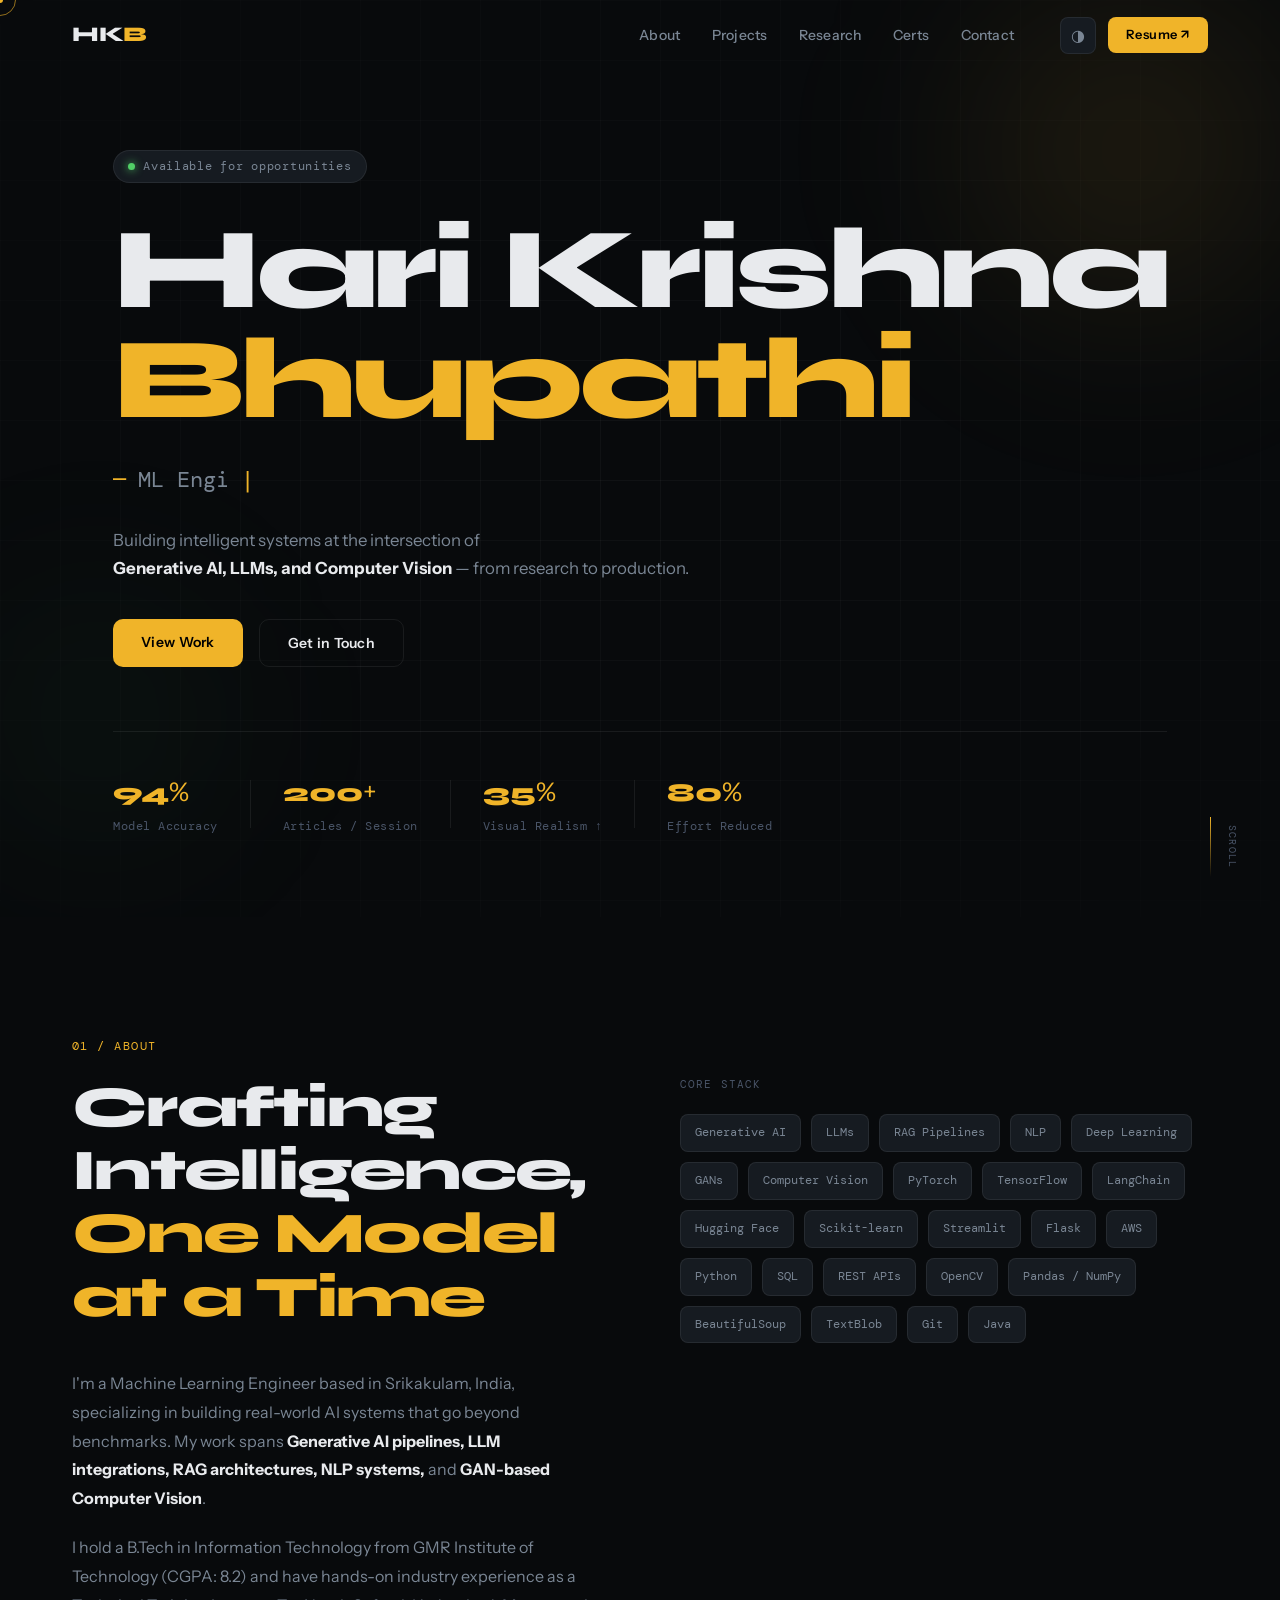
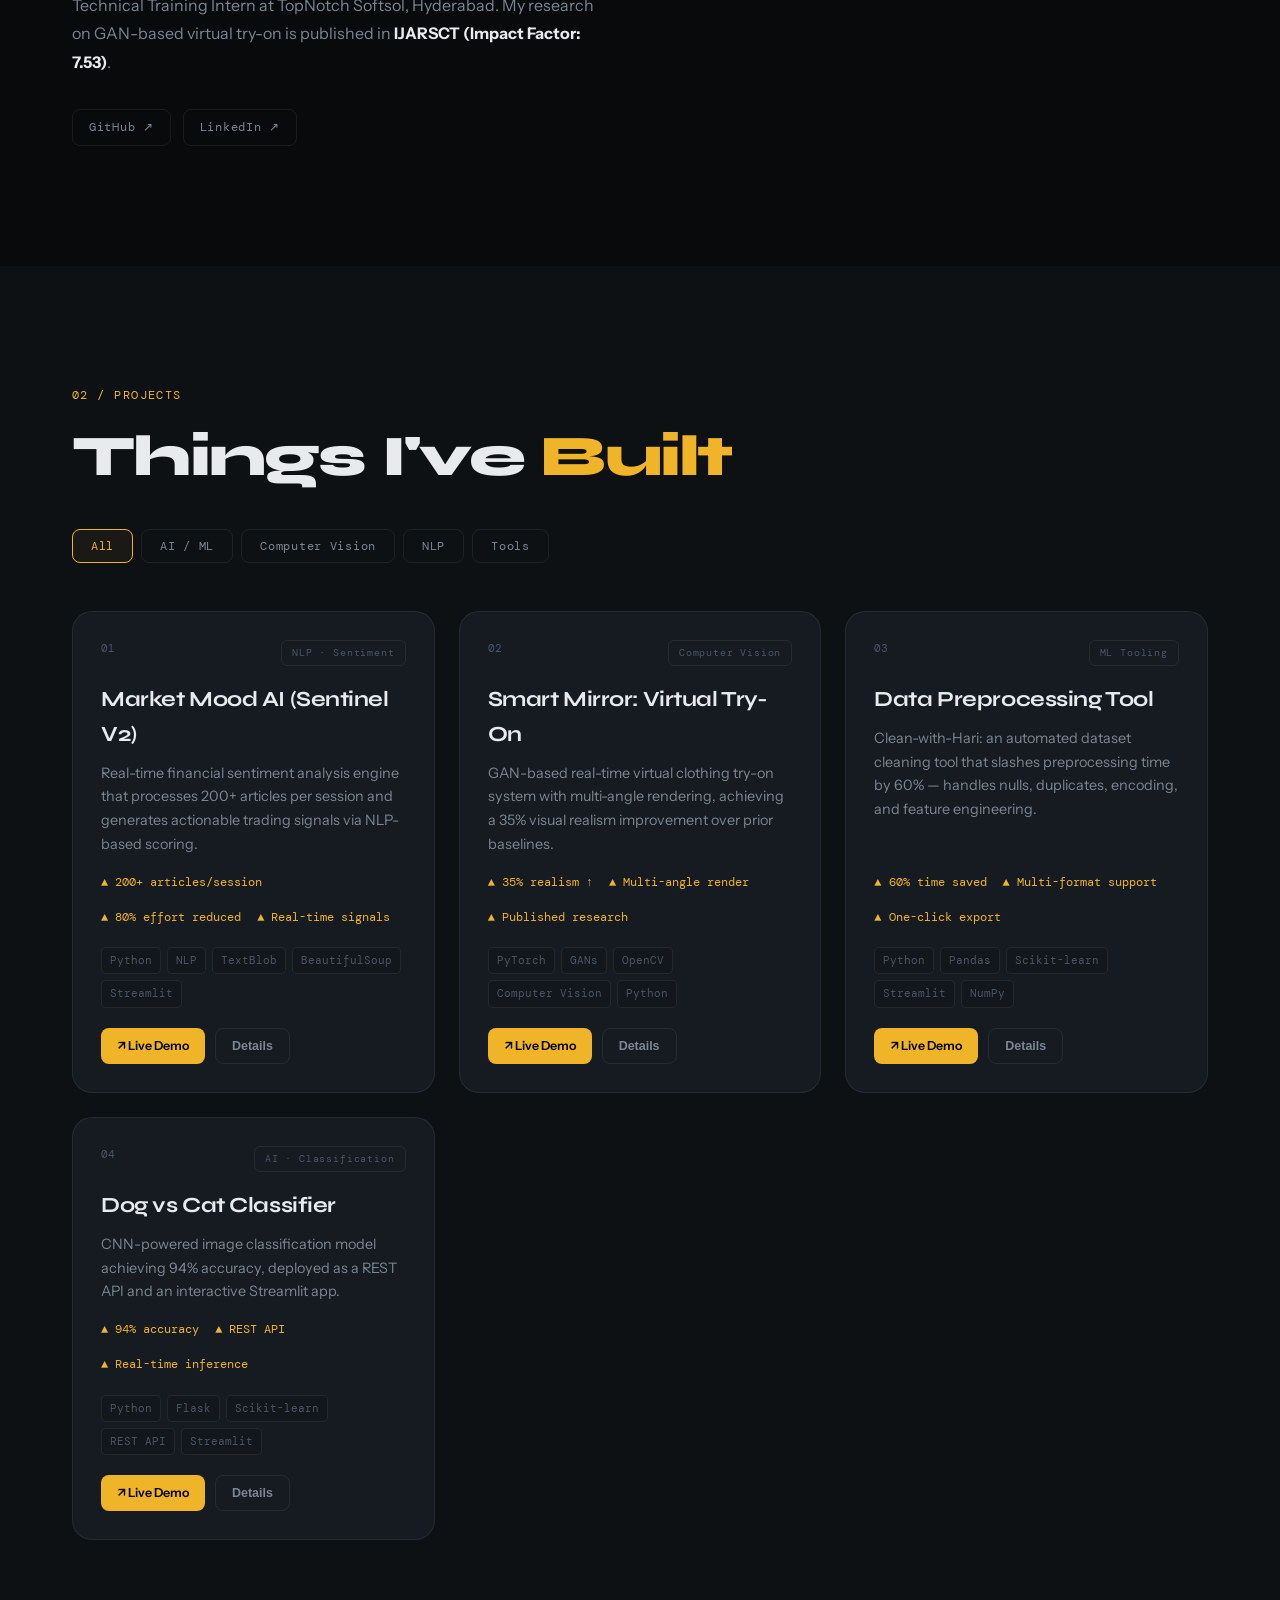
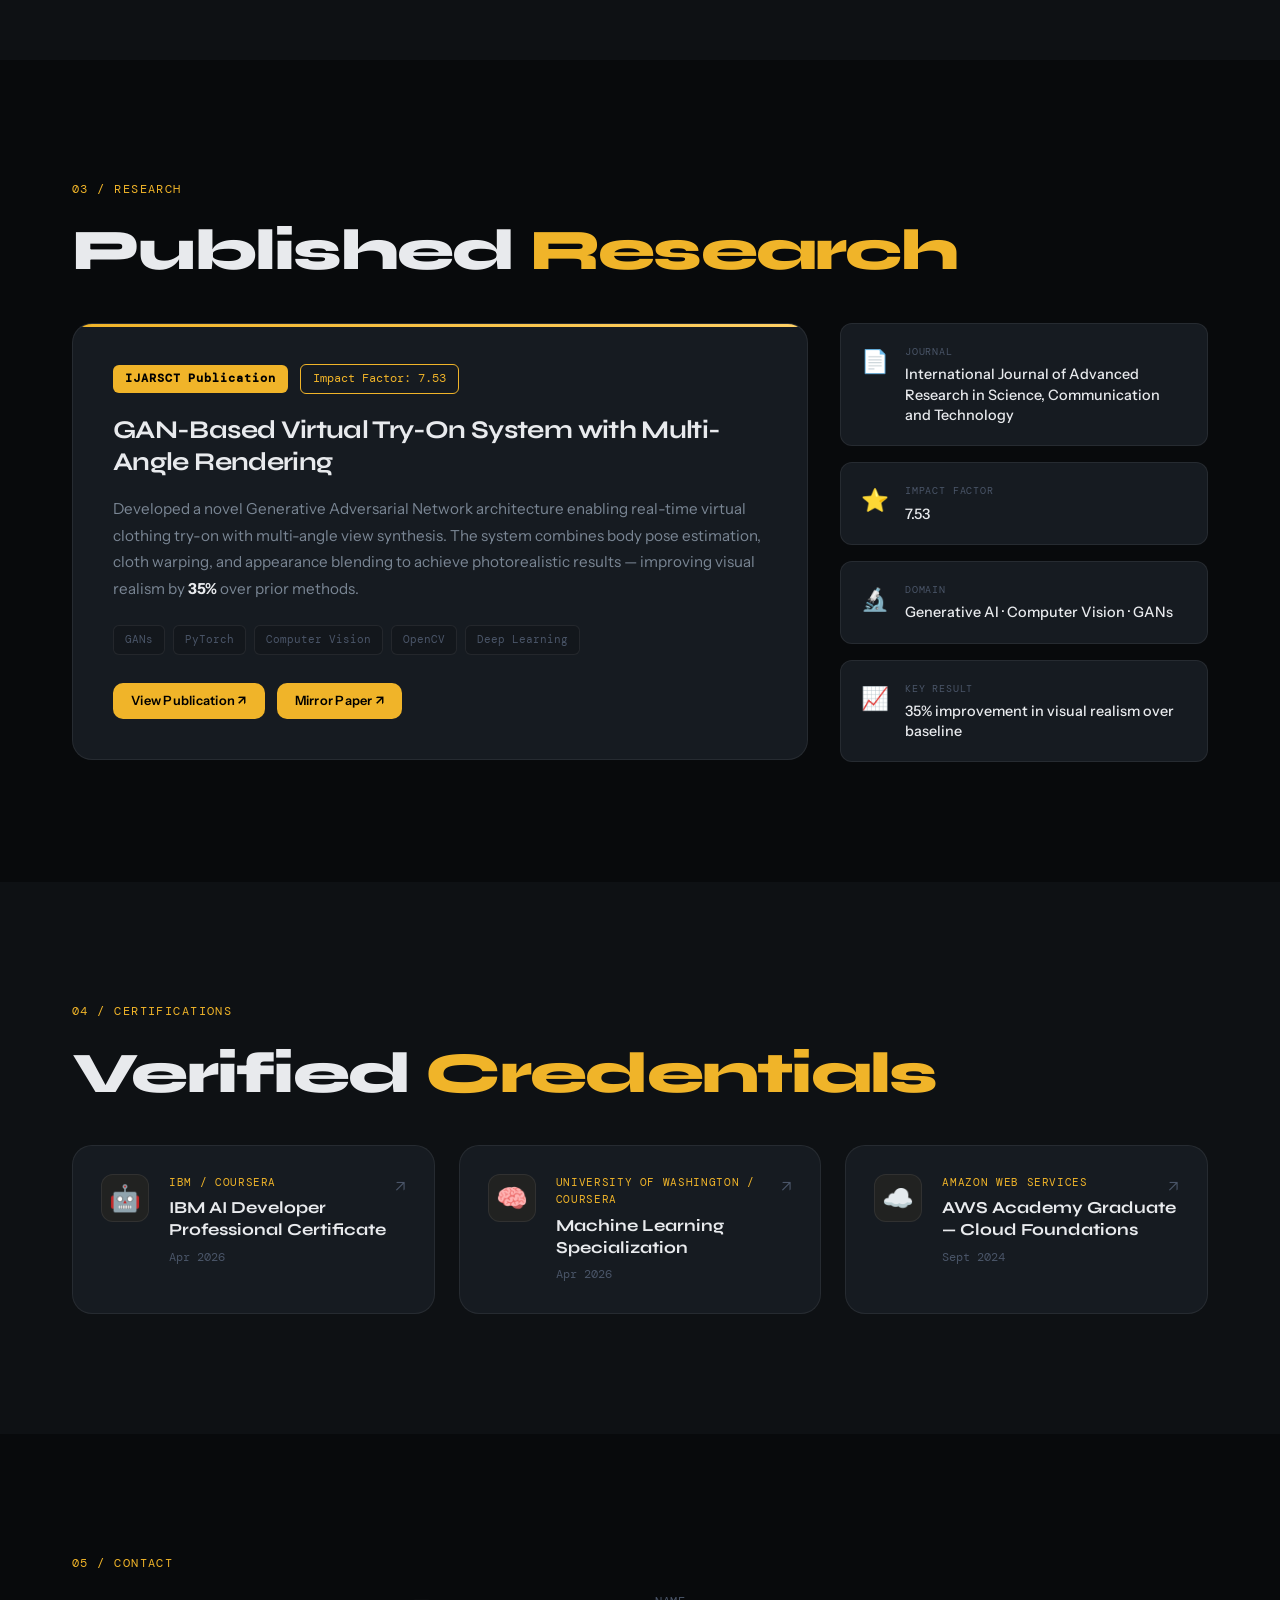
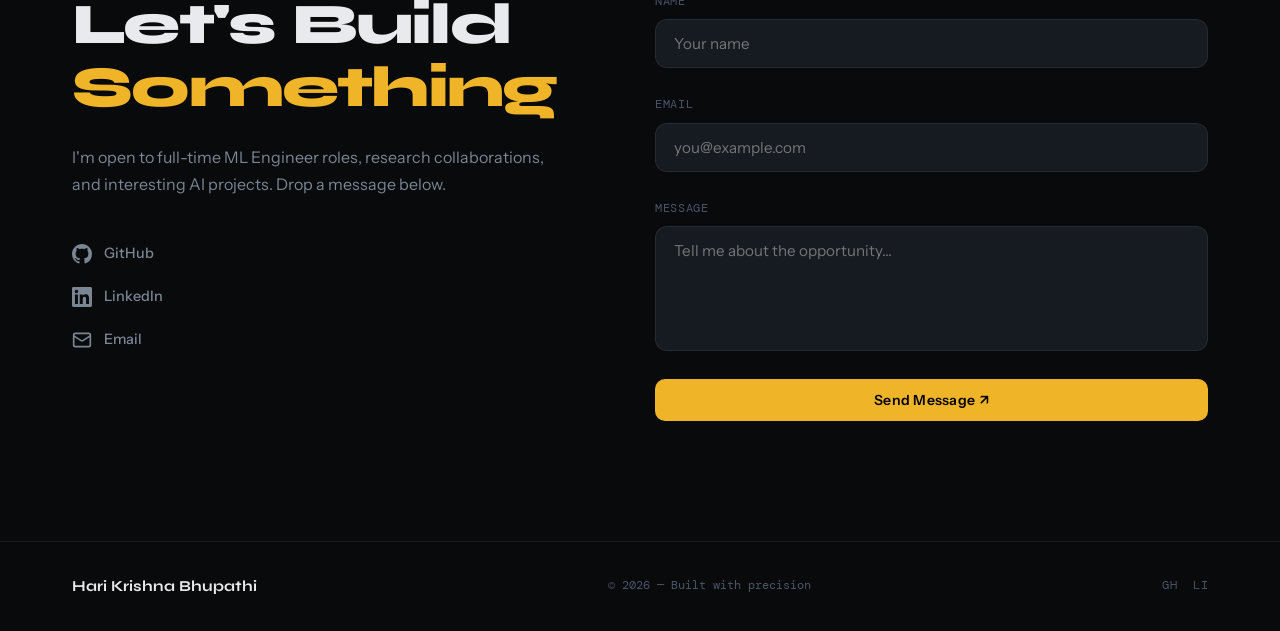
<file: index.html>
<!DOCTYPE html>
<html lang="en" data-theme="dark">
<head>
  <meta charset="UTF-8" />
  <meta name="viewport" content="width=device-width, initial-scale=1.0" />
  <title>Hari Krishna Bhupathi — ML Engineer</title>
  <link rel="preconnect" href="https://fonts.googleapis.com" />
  <link rel="preconnect" href="https://fonts.gstatic.com" crossorigin />
  <link href="https://fonts.googleapis.com/css2?family=Syne:wght@400;500;600;700;800&family=DM+Mono:wght@300;400;500&family=Instrument+Sans:wght@300;400;500;600&display=swap" rel="stylesheet" />
  <link rel="stylesheet" href="Style.css" />
</head>
<body>

  <!-- ░░ LOADER ░░ -->
  <div id="loader">
    <div class="loader-inner">
      <div class="loader-bar"></div>
      <span class="loader-text">HKB</span>
    </div>
  </div>

  <!-- ░░ CURSOR ░░ -->
  <div class="cursor-dot"></div>
  <div class="cursor-ring"></div>

  <!-- ░░ NAV ░░ -->
  <nav id="navbar">
    <div class="nav-inner">
      <a href="#hero" class="nav-logo">HK<span>B</span></a>
      <ul class="nav-links">
        <li><a href="#about" class="nav-link">About</a></li>
        <li><a href="#projects" class="nav-link">Projects</a></li>
        <li><a href="#research" class="nav-link">Research</a></li>
        <li><a href="#certifications" class="nav-link">Certs</a></li>
        <li><a href="#contact" class="nav-link">Contact</a></li>
      </ul>
      <div class="nav-actions">
        <button id="theme-toggle" aria-label="Toggle theme">
          <span class="theme-icon">◐</span>
        </button>
        <a href="https://github.com/harikrishna376/portfolio_new__/blob/main/AI_ML_ENGINNER.pdf" target="_blank" class="btn-resume">Resume ↗</a>
      </div>
      <button class="nav-hamburger" id="hamburger" aria-label="Menu">
        <span></span><span></span><span></span>
      </button>
    </div>
    <div class="nav-mobile" id="nav-mobile">
      <a href="#about" class="nav-link-m">About</a>
      <a href="#projects" class="nav-link-m">Projects</a>
      <a href="#research" class="nav-link-m">Research</a>
      <a href="#certifications" class="nav-link-m">Certs</a>
      <a href="#contact" class="nav-link-m">Contact</a>
      <a href="https://github.com/harikrishna376/portfolio_new__/blob/main/AI_ML_ENGINNER.pdf" target="_blank" class="nav-link-m accent">↗ Resume</a>
    </div>
  </nav>

  <!-- ░░ HERO ░░ -->
  <section id="hero">
    <div class="hero-bg-grid"></div>
    <div class="hero-orb orb1"></div>
    <div class="hero-orb orb2"></div>
    <div class="hero-inner">
      <div class="hero-badge reveal">
        <span class="badge-dot"></span>
        Available for opportunities
      </div>
      <h1 class="hero-name reveal">
        Hari Krishna<br /><em>Bhupathi</em>
      </h1>
      <div class="hero-role reveal">
        <span class="role-prefix">—</span>
        <span id="typing-text"></span>
        <span class="cursor-blink">|</span>
      </div>
      <p class="hero-summary reveal">
        Building intelligent systems at the intersection of<br />
        <strong>Generative AI, LLMs, and Computer Vision</strong> — from research to production.
      </p>
      <div class="hero-cta reveal">
        <a href="#projects" class="btn-primary">View Work</a>
        <a href="#contact" class="btn-ghost">Get in Touch</a>
      </div>
      <div class="hero-stats reveal">
        <div class="stat">
          <span class="stat-num" data-target="94">0</span><span>%</span>
          <p>Model Accuracy</p>
        </div>
        <div class="stat-divider"></div>
        <div class="stat">
          <span class="stat-num" data-target="200">0</span><span>+</span>
          <p>Articles / Session</p>
        </div>
        <div class="stat-divider"></div>
        <div class="stat">
          <span class="stat-num" data-target="35">0</span><span>%</span>
          <p>Visual Realism ↑</p>
        </div>
        <div class="stat-divider"></div>
        <div class="stat">
          <span class="stat-num" data-target="80">0</span><span>%</span>
          <p>Effort Reduced</p>
        </div>
      </div>
    </div>
    <div class="hero-scroll-hint">
      <span>scroll</span>
      <div class="scroll-line"></div>
    </div>
  </section>

  <!-- ░░ ABOUT ░░ -->
  <section id="about">
    <div class="container">
      <div class="section-label reveal">01 / About</div>
      <div class="about-grid">
        <div class="about-left reveal">
          <h2 class="section-title">Crafting Intelligence,<br /><em>One Model at a Time</em></h2>
          <p class="about-bio">
            I'm a Machine Learning Engineer based in Srikakulam, India, specializing in building real-world AI systems that go beyond benchmarks. My work spans <strong>Generative AI pipelines, LLM integrations, RAG architectures, NLP systems,</strong> and <strong>GAN-based Computer Vision</strong>.
          </p>
          <p class="about-bio">
            I hold a B.Tech in Information Technology from GMR Institute of Technology (CGPA: 8.2) and have hands-on industry experience as a Technical Training Intern at TopNotch Softsol, Hyderabad. My research on GAN-based virtual try-on is published in <strong>IJARSCT (Impact Factor: 7.53)</strong>.
          </p>
          <div class="about-links">
            <a href="https://github.com/harikrishna376" target="_blank" class="social-chip">GitHub ↗</a>
            <a href="https://www.linkedin.com/in/hari-krishna-bhupathi-a29a88273/" target="_blank" class="social-chip">LinkedIn ↗</a>
          </div>
        </div>
        <div class="about-right reveal">
          <div class="skills-heading">Core Stack</div>
          <div class="skills-grid" id="skills-grid"></div>
        </div>
      </div>
    </div>
  </section>

  <!-- ░░ PROJECTS ░░ -->
  <section id="projects">
    <div class="container">
      <div class="section-label reveal">02 / Projects</div>
      <h2 class="section-title reveal">Things I've <em>Built</em></h2>
      <div class="filter-bar reveal">
        <button class="filter-btn active" data-filter="all">All</button>
        <button class="filter-btn" data-filter="ai">AI / ML</button>
        <button class="filter-btn" data-filter="vision">Computer Vision</button>
        <button class="filter-btn" data-filter="nlp">NLP</button>
        <button class="filter-btn" data-filter="tool">Tools</button>
      </div>
      <div class="projects-grid" id="projects-grid"></div>
    </div>
  </section>

  <!-- ░░ RESEARCH ░░ -->
  <section id="research">
    <div class="container">
      <div class="section-label reveal">03 / Research</div>
      <h2 class="section-title reveal">Published <em>Research</em></h2>
      <div class="research-grid">
        <div class="research-card reveal" id="main-pub">
          <div class="research-card-top">
            <span class="research-badge">IJARSCT Publication</span>
            <span class="research-impact">Impact Factor: 7.53</span>
          </div>
          <h3 class="research-title">GAN-Based Virtual Try-On System with Multi-Angle Rendering</h3>
          <p class="research-abstract">
            Developed a novel Generative Adversarial Network architecture enabling real-time virtual clothing try-on with multi-angle view synthesis. The system combines body pose estimation, cloth warping, and appearance blending to achieve photorealistic results — improving visual realism by <strong>35%</strong> over prior methods.
          </p>
          <div class="research-tags">
            <span>GANs</span><span>PyTorch</span><span>Computer Vision</span><span>OpenCV</span><span>Deep Learning</span>
          </div>
          <div class="research-actions">
            <a href="https://github.com/harikrishna376/portfolio_new__/blob/main/public/MAIN_PROJECT_PUBLICATION.pdf" target="_blank" class="btn-primary sm">View Publication ↗</a>
            <a href="https://github.com/harikrishna376/portfolio_new__/blob/main/public/MAIN%20PROJECT_PAPER.pdf" target="_blank" class="btn-primary sm">Mirror Paper ↗</a>
          </div>
        </div>
        <div class="research-side reveal">
          <div class="research-highlight">
            <div class="rh-icon">📄</div>
            <div>
              <div class="rh-label">Journal</div>
              <div class="rh-val">International Journal of Advanced Research in Science, Communication and Technology</div>
            </div>
          </div>
          <div class="research-highlight">
            <div class="rh-icon">⭐</div>
            <div>
              <div class="rh-label">Impact Factor</div>
              <div class="rh-val">7.53</div>
            </div>
          </div>
          <div class="research-highlight">
            <div class="rh-icon">🔬</div>
            <div>
              <div class="rh-label">Domain</div>
              <div class="rh-val">Generative AI · Computer Vision · GANs</div>
            </div>
          </div>
          <div class="research-highlight">
            <div class="rh-icon">📈</div>
            <div>
              <div class="rh-label">Key Result</div>
              <div class="rh-val">35% improvement in visual realism over baseline</div>
            </div>
          </div>
        </div>
      </div>
    </div>
  </section>

  <!-- ░░ CERTIFICATIONS ░░ -->
  <section id="certifications">
    <div class="container">
      <div class="section-label reveal">04 / Certifications</div>
      <h2 class="section-title reveal">Verified <em>Credentials</em></h2>
      <div class="certs-grid" id="certs-grid"></div>
    </div>
  </section>

  <!-- ░░ CONTACT ░░ -->
  <section id="contact">
    <div class="container">
      <div class="section-label reveal">05 / Contact</div>
      <div class="contact-grid">
        <div class="contact-left reveal">
          <h2 class="section-title">Let's Build<br /><em>Something</em></h2>
          <p class="contact-sub">I'm open to full-time ML Engineer roles, research collaborations, and interesting AI projects. Drop a message below.</p>
          <div class="contact-social">
            <a href="https://github.com/harikrishna376" target="_blank" class="social-link">
              <svg width="20" height="20" viewBox="0 0 24 24" fill="currentColor"><path d="M12 0C5.37 0 0 5.37 0 12c0 5.31 3.435 9.795 8.205 11.385.6.105.825-.255.825-.57 0-.285-.015-1.23-.015-2.235-3.015.555-3.795-.735-4.035-1.41-.135-.345-.72-1.41-1.23-1.695-.42-.225-1.02-.78-.015-.795.945-.015 1.62.87 1.845 1.23 1.08 1.815 2.805 1.305 3.495.99.105-.78.42-1.305.765-1.605-2.67-.3-5.46-1.335-5.46-5.925 0-1.305.465-2.385 1.23-3.225-.12-.3-.54-1.53.12-3.18 0 0 1.005-.315 3.3 1.23.96-.27 1.98-.405 3-.405s2.04.135 3 .405c2.295-1.56 3.3-1.23 3.3-1.23.66 1.65.24 2.88.12 3.18.765.84 1.23 1.905 1.23 3.225 0 4.605-2.805 5.625-5.475 5.925.435.375.81 1.095.81 2.22 0 1.605-.015 2.895-.015 3.3 0 .315.225.69.825.57A12.02 12.02 0 0 0 24 12c0-6.63-5.37-12-12-12z"/></svg>
              GitHub
            </a>
            <a href="https://www.linkedin.com/in/hari-krishna-bhupathi-a29a88273/" target="_blank" class="social-link">
              <svg width="20" height="20" viewBox="0 0 24 24" fill="currentColor"><path d="M20.447 20.452h-3.554v-5.569c0-1.328-.027-3.037-1.852-3.037-1.853 0-2.136 1.445-2.136 2.939v5.667H9.351V9h3.414v1.561h.046c.477-.9 1.637-1.85 3.37-1.85 3.601 0 4.267 2.37 4.267 5.455v6.286zM5.337 7.433a2.062 2.062 0 0 1-2.063-2.065 2.064 2.064 0 1 1 2.063 2.065zm1.782 13.019H3.555V9h3.564v11.452zM22.225 0H1.771C.792 0 0 .774 0 1.729v20.542C0 23.227.792 24 1.771 24h20.451C23.2 24 24 23.227 24 22.271V1.729C24 .774 23.2 0 22.222 0h.003z"/></svg>
              LinkedIn
            </a>
            <a href="mailto:harikrishnabhupathi376@gmail.com" class="social-link">
              <svg width="20" height="20" viewBox="0 0 24 24" fill="none" stroke="currentColor" stroke-width="2"><rect x="2" y="4" width="20" height="16" rx="2"/><path d="m22 7-8.97 5.7a1.94 1.94 0 0 1-2.06 0L2 7"/></svg>
              Email
            </a>
          </div>
        </div>
        <div class="contact-right reveal">
          <form id="contact-form" class="contact-form" novalidate>
            <div class="form-group">
              <label for="name">Name</label>
              <input type="text" id="name" name="name" placeholder="Your name" autocomplete="off" />
              <span class="form-error" id="name-error"></span>
            </div>
            <div class="form-group">
              <label for="email">Email</label>
              <input type="email" id="email" name="email" placeholder="you@example.com" autocomplete="off" />
              <span class="form-error" id="email-error"></span>
            </div>
            <div class="form-group">
              <label for="message">Message</label>
              <textarea id="message" name="message" rows="5" placeholder="Tell me about the opportunity..."></textarea>
              <span class="form-error" id="message-error"></span>
            </div>
            <button type="submit" class="btn-primary full">Send Message ↗</button>
            <div class="form-success" id="form-success">Message sent! I'll get back to you soon.</div>
          </form>
        </div>
      </div>
    </div>
  </section>

  <!-- ░░ FOOTER ░░ -->
  <footer>
    <div class="container">
      <div class="footer-inner">
        <span class="footer-name">Hari Krishna Bhupathi</span>
        <span class="footer-copy">© 2026 — Built with precision</span>
        <div class="footer-links">
          <a href="https://github.com/harikrishna376" target="_blank">GH</a>
          <a href="https://www.linkedin.com/in/hari-krishna-bhupathi-a29a88273/" target="_blank">LI</a>
        </div>
      </div>
    </div>
  </footer>

  <!-- ░░ PROJECT MODAL ░░ -->
  <div id="modal-overlay" class="modal-overlay">
    <div class="modal" id="modal">
      <button class="modal-close" id="modal-close">✕</button>
      <div class="modal-content" id="modal-content"></div>
    </div>
  </div>

  <script src="Script.js"></script>
</body>
</html>
</file>
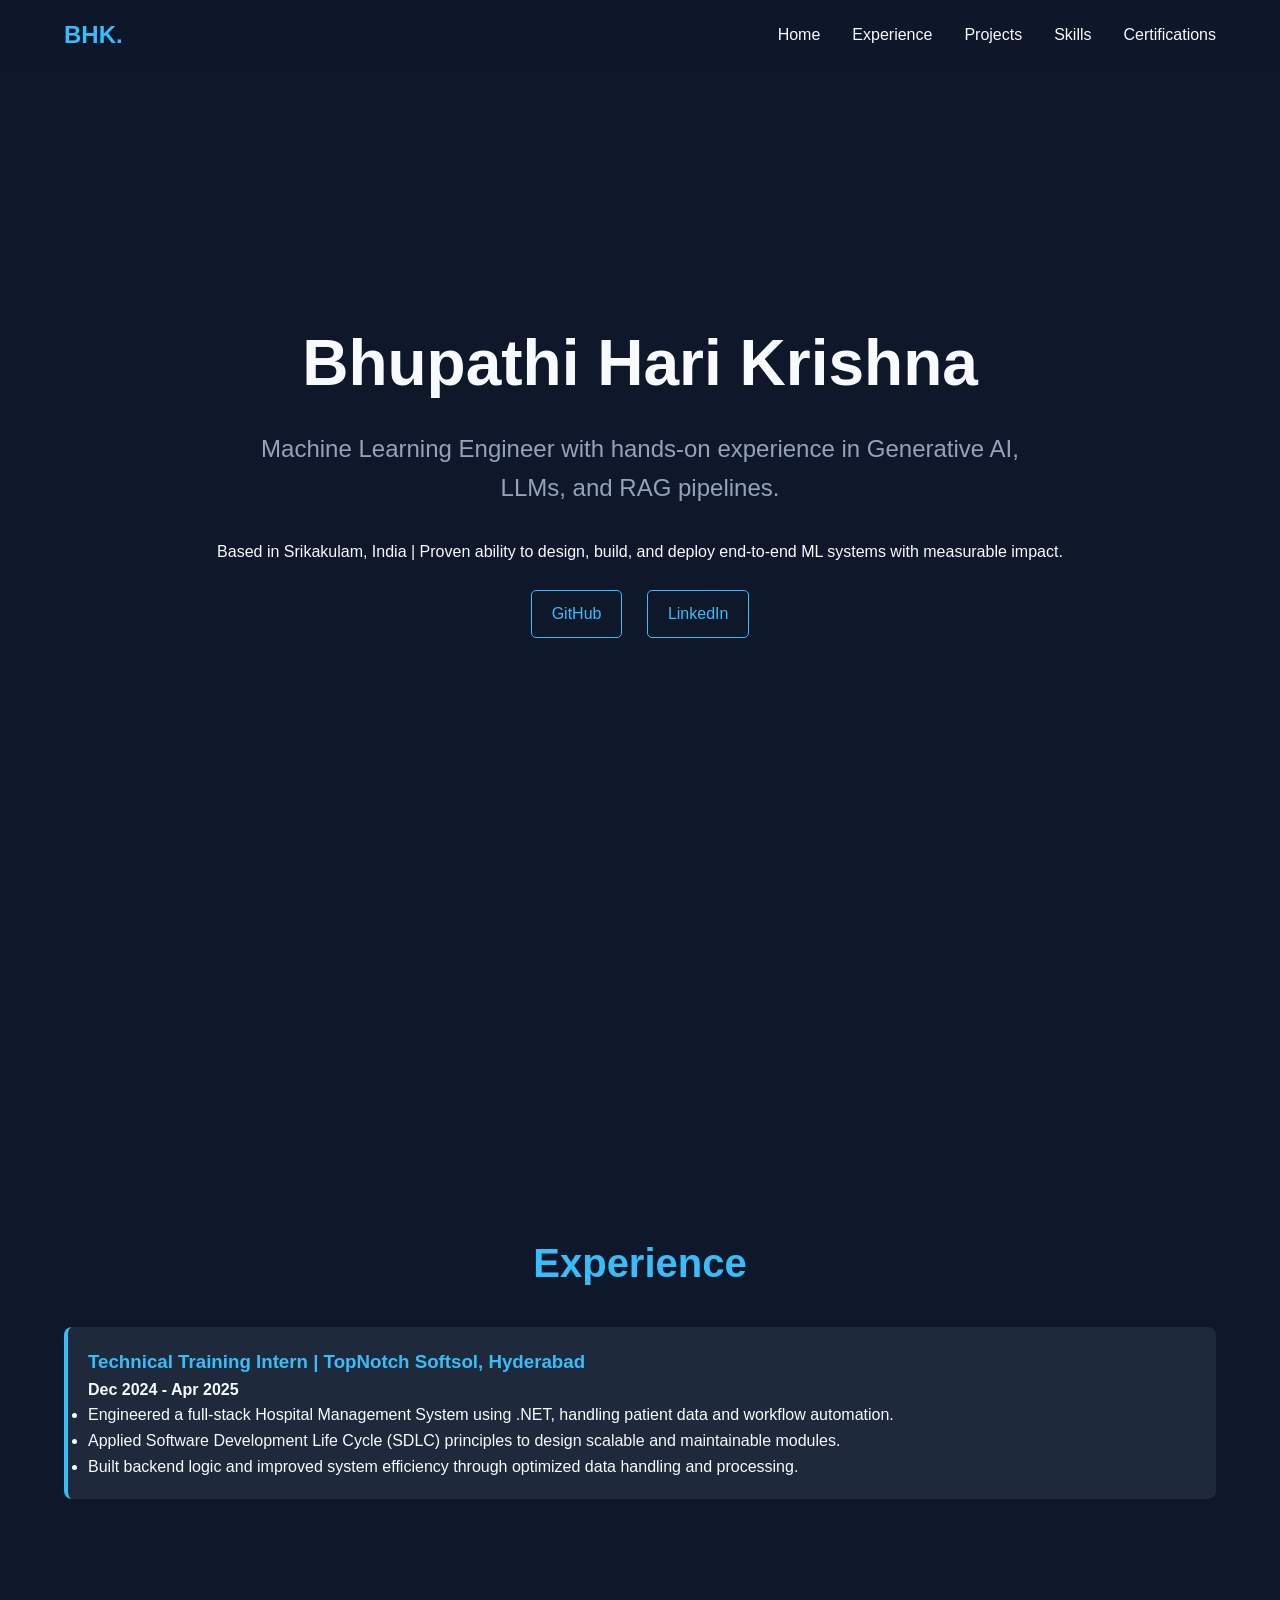
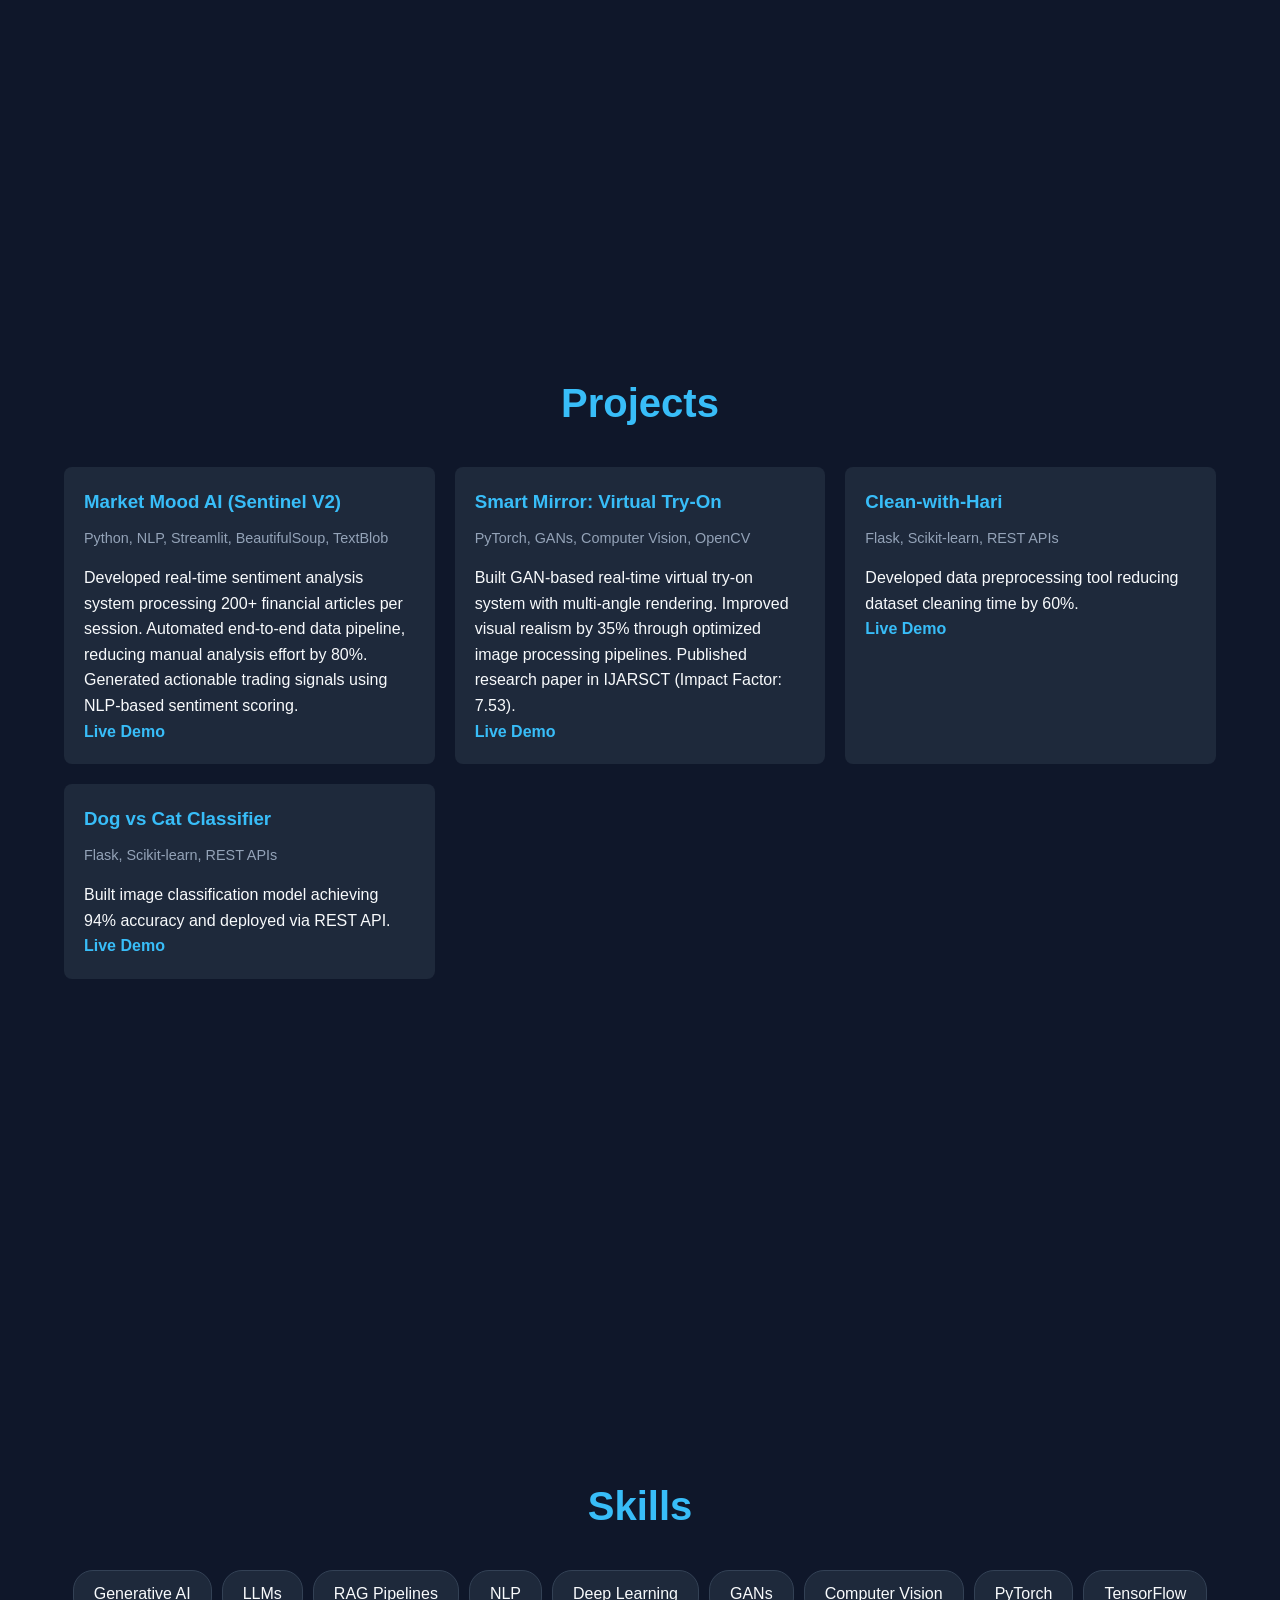
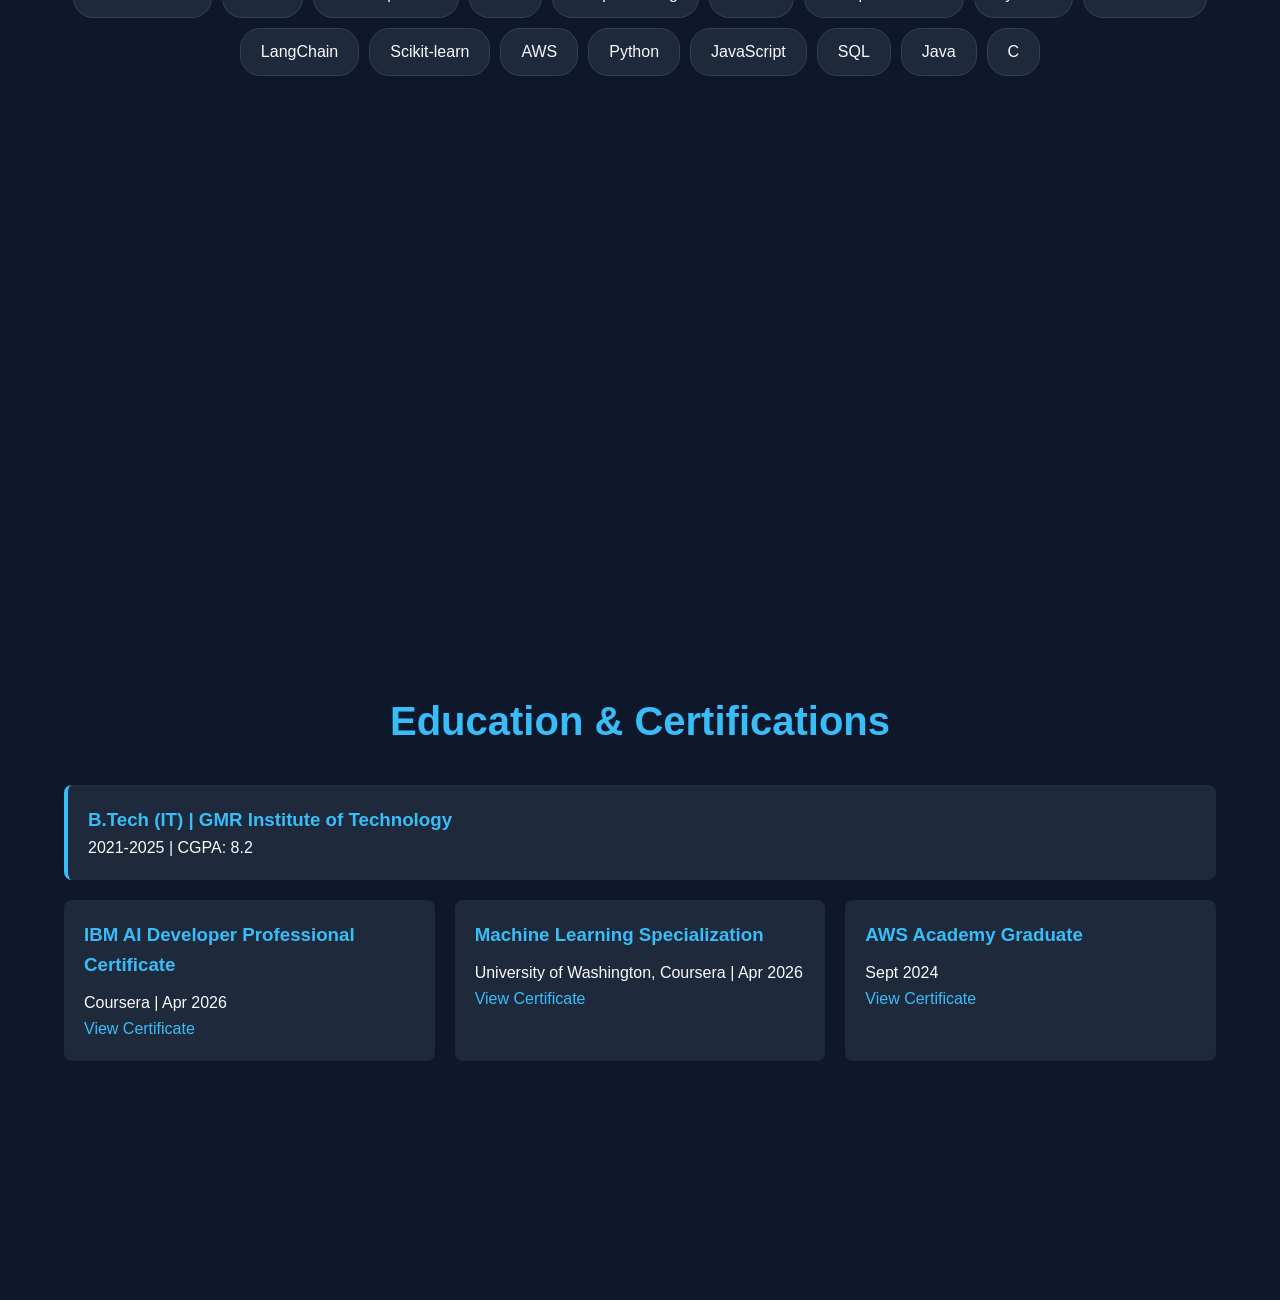
<file: portfolio_new__/index.html>
<!DOCTYPE html>
<html lang="en">
<head>
    <meta charset="UTF-8">
    <meta name="viewport" content="width=device-width, initial-scale=1.0">
    <title>Bhupathi Hari Krishna - Portfolio</title>
    <link rel="stylesheet" href="index.css">
</head>
<body>

    <nav>
        <h1>BHK.</h1>
        <ul>
            <li><a href="#home">Home</a></li>
            <li><a href="#experience">Experience</a></li>
            <li><a href="#projects">Projects</a></li>
            <li><a href="#skills">Skills</a></li>
            <li><a href="#certifications">Certifications</a></li>
        </ul>
    </nav>

    <section id="home">
        <h1>Bhupathi Hari Krishna</h1>
        <p class="subtitle">Machine Learning Engineer with hands-on experience in Generative AI, LLMs, and RAG pipelines.</p>
        <p>Based in Srikakulam, India | Proven ability to design, build, and deploy end-to-end ML systems with measurable impact.</p>
        <br>
        <div class="social-links">
            <a href="https://github.com/harikrishna376" target="_blank">GitHub</a>
            <a href="https://www.linkedin.com/in/hari-krishna-bhupathi-a29a88273/" target="_blank">LinkedIn</a>
        </div>
    </section>

    <section id="experience">
        <h2>Experience</h2>
        <div class="timeline-item">
            <h3>Technical Training Intern | TopNotch Softsol, Hyderabad</h3>
            <p><strong>Dec 2024 - Apr 2025</strong></p>
            <ul>
                <li>Engineered a full-stack Hospital Management System using .NET, handling patient data and workflow automation.</li>
                <li>Applied Software Development Life Cycle (SDLC) principles to design scalable and maintainable modules.</li>
                <li>Built backend logic and improved system efficiency through optimized data handling and processing.</li>
            </ul>
        </div>
    </section>

    <section id="projects">
        <h2>Projects</h2>
        <div class="projects-grid">
            
            <div class="project-card">
                <h3>Market Mood AI (Sentinel V2)</h3>
                <p class="tech-stack">Python, NLP, Streamlit, BeautifulSoup, TextBlob</p>
                <p>Developed real-time sentiment analysis system processing 200+ financial articles per session. Automated end-to-end data pipeline, reducing manual analysis effort by 80%. Generated actionable trading signals using NLP-based sentiment scoring.</p>
                <div class="project-links">
                    <a href="https://ai-market-sentinel-v2-hv58xxeqde9lngqjwxs9ed.streamlit.app/" target="_blank">Live Demo</a>
                </div>
            </div>

            <div class="project-card">
                <h3>Smart Mirror: Virtual Try-On</h3>
                <p class="tech-stack">PyTorch, GANs, Computer Vision, OpenCV</p>
                <p>Built GAN-based real-time virtual try-on system with multi-angle rendering. Improved visual realism by 35% through optimized image processing pipelines. Published research paper in IJARSCT (Impact Factor: 7.53).</p>
                <div class="project-links">
                    <a href="https://ai-virtual-tryon-engine.streamlit.app/" target="_blank">Live Demo</a>
                </div>
            </div>

            <div class="project-card">
                <h3>Clean-with-Hari</h3>
                <p class="tech-stack">Flask, Scikit-learn, REST APIs</p>
                <p>Developed data preprocessing tool reducing dataset cleaning time by 60%.</p>
                <div class="project-links">
                    <a href="https://clean-with-hari.streamlit.app/" target="_blank">Live Demo</a>
                </div>
            </div>

            <div class="project-card">
                <h3>Dog vs Cat Classifier</h3>
                <p class="tech-stack">Flask, Scikit-learn, REST APIs</p>
                <p>Built image classification model achieving 94% accuracy and deployed via REST API.</p>
                <div class="project-links">
                    <a href="https://dogvscat-cx.streamlit.app/" target="_blank">Live Demo</a>
                </div>
            </div>

        </div>
    </section>

    <section id="skills">
        <h2>Skills</h2>
        <div class="skills-container">
            <div class="skill-tag">Generative AI</div>
            <div class="skill-tag">LLMs</div>
            <div class="skill-tag">RAG Pipelines</div>
            <div class="skill-tag">NLP</div>
            <div class="skill-tag">Deep Learning</div>
            <div class="skill-tag">GANs</div>
            <div class="skill-tag">Computer Vision</div>
            
            <div class="skill-tag">PyTorch</div>
            <div class="skill-tag">TensorFlow</div>
            <div class="skill-tag">LangChain</div>
            <div class="skill-tag">Scikit-learn</div>
            <div class="skill-tag">AWS</div>
            
            <div class="skill-tag">Python</div>
            <div class="skill-tag">JavaScript</div>
            <div class="skill-tag">SQL</div>
            <div class="skill-tag">Java</div>
            <div class="skill-tag">C</div>
        </div>
    </section>

    <section id="certifications">
        <h2>Education & Certifications</h2>
        
        <div class="timeline-item">
            <h3>B.Tech (IT) | GMR Institute of Technology</h3>
            <p>2021-2025 | CGPA: 8.2</p>
        </div>

        <div class="projects-grid">
            <div class="project-card">
                <h3>IBM AI Developer Professional Certificate</h3>
                <p>Coursera | Apr 2026</p>
                <a href="https://github.com/harikrishna376/portfolio_new__/blob/main/public/ibm%20ai%20developer.pdf" target="_blank" style="color: var(--accent-color); text-decoration: none;">View Certificate</a>
            </div>
            <div class="project-card">
                <h3>Machine Learning Specialization</h3>
                <p>University of Washington, Coursera | Apr 2026</p>
                <a href="https://github.com/harikrishna376/portfolio_new__/blob/main/public/PYTHON%20COURSERA.pdf" target="_blank" style="color: var(--accent-color); text-decoration: none;">View Certificate</a>
            </div>
            <div class="project-card">
                <h3>AWS Academy Graduate</h3>
                <p>Sept 2024</p>
                <a href="https://github.com/harikrishna376/portfolio_new__/blob/main/public/aws%20cloud%20partitioner%20essentials.pdf" target="_blank" style="color: var(--accent-color); text-decoration: none;">View Certificate</a>
            </div>
        </div>
    </section>

    <script src="index.js"></script>
</body>
</html>
</file>
<file: Style.css>
/* ============================================================
   HKB PORTFOLIO — STYLE.CSS
   Design: Monochromatic dark, editorial, typographic-forward
   Accent: Electric amber / gold
   Fonts: Syne (display) + Instrument Sans (body) + DM Mono (code)
   ============================================================ */

/* ── RESET & VARIABLES ────────────────────────────────────── */
*, *::before, *::after { box-sizing: border-box; margin: 0; padding: 0; }

:root {
  --bg: #080a0c;
  --bg2: #0e1114;
  --bg3: #13171c;
  --surface: #161b21;
  --surface2: #1c232b;
  --border: rgba(255,255,255,0.07);
  --border-hover: rgba(255,255,255,0.16);
  --text: #e8eaed;
  --text-muted: #7a8694;
  --text-dim: #4a5568;
  --accent: #f0b429;
  --accent2: #ffd166;
  --accent-glow: rgba(240,180,41,0.15);
  --accent-glow2: rgba(240,180,41,0.05);
  --red: #ff6b6b;
  --green: #51cf66;
  --font-display: 'Syne', sans-serif;
  --font-body: 'Instrument Sans', sans-serif;
  --font-mono: 'DM Mono', monospace;
  --radius: 12px;
  --radius-lg: 20px;
  --shadow: 0 4px 24px rgba(0,0,0,0.4);
  --shadow-lg: 0 8px 48px rgba(0,0,0,0.6);
  --transition: all 0.3s cubic-bezier(0.4,0,0.2,1);
  --nav-h: 70px;
}

[data-theme="light"] {
  --bg: #f5f4f0;
  --bg2: #eeede9;
  --bg3: #e8e7e2;
  --surface: #ffffff;
  --surface2: #f0efe9;
  --border: rgba(0,0,0,0.08);
  --border-hover: rgba(0,0,0,0.18);
  --text: #111418;
  --text-muted: #5a6270;
  --text-dim: #9aa0ac;
  --accent: #c98a00;
  --accent2: #e6a200;
  --accent-glow: rgba(201,138,0,0.12);
  --accent-glow2: rgba(201,138,0,0.04);
  --shadow: 0 4px 24px rgba(0,0,0,0.10);
  --shadow-lg: 0 8px 48px rgba(0,0,0,0.18);
}

html { scroll-behavior: smooth; font-size: 16px; }

body {
  font-family: var(--font-body);
  background: var(--bg);
  color: var(--text);
  line-height: 1.6;
  overflow-x: hidden;
  cursor: none;
  transition: background 0.4s, color 0.4s;
}

/* ── CUSTOM CURSOR ───────────────────────────────────────── */
.cursor-dot {
  position: fixed; top: 0; left: 0; width: 6px; height: 6px;
  background: var(--accent); border-radius: 50%; pointer-events: none;
  z-index: 10000; transform: translate(-50%,-50%);
  transition: width 0.2s, height 0.2s, opacity 0.2s;
}
.cursor-ring {
  position: fixed; top: 0; left: 0; width: 32px; height: 32px;
  border: 1.5px solid var(--accent); border-radius: 50%; pointer-events: none;
  z-index: 9999; transform: translate(-50%,-50%);
  transition: transform 0.12s ease, width 0.3s, height 0.3s, border-color 0.3s;
  opacity: 0.6;
}
.cursor-ring.hover { width: 48px; height: 48px; opacity: 1; border-color: var(--accent2); }
.cursor-dot.hover { width: 4px; height: 4px; }

@media (hover: none) { .cursor-dot, .cursor-ring { display: none; } body { cursor: auto; } }

/* ── LOADER ──────────────────────────────────────────────── */
#loader {
  position: fixed; inset: 0; z-index: 99999;
  background: var(--bg); display: flex; align-items: center; justify-content: center;
  transition: opacity 0.6s ease, visibility 0.6s ease;
}
#loader.hidden { opacity: 0; visibility: hidden; }
.loader-inner { text-align: center; }
.loader-bar {
  width: 120px; height: 2px; background: var(--border); border-radius: 99px;
  position: relative; margin: 0 auto 20px;
  overflow: hidden;
}
.loader-bar::after {
  content: ''; position: absolute; top: 0; left: -100%;
  width: 100%; height: 100%; background: var(--accent);
  animation: loaderSlide 1.2s ease forwards;
}
@keyframes loaderSlide { to { left: 0; } }
.loader-text {
  font-family: var(--font-display); font-size: 1.1rem;
  font-weight: 700; letter-spacing: 0.3em; color: var(--text-muted);
}

/* ── NAV ─────────────────────────────────────────────────── */
#navbar {
  position: fixed; top: 0; left: 0; right: 0; z-index: 1000;
  height: var(--nav-h); transition: var(--transition);
}
#navbar.scrolled {
  background: rgba(8,10,12,0.85);
  backdrop-filter: blur(16px);
  border-bottom: 1px solid var(--border);
}
[data-theme="light"] #navbar.scrolled {
  background: rgba(245,244,240,0.85);
}
.nav-inner {
  max-width: 1200px; margin: 0 auto; padding: 0 32px;
  height: 100%; display: flex; align-items: center; gap: 32px;
}
.nav-logo {
  font-family: var(--font-display); font-size: 1.3rem; font-weight: 800;
  color: var(--text); text-decoration: none; letter-spacing: -0.02em; margin-right: auto;
}
.nav-logo span { color: var(--accent); }
.nav-links { display: flex; gap: 4px; list-style: none; }
.nav-link {
  font-size: 0.875rem; font-weight: 500; color: var(--text-muted);
  text-decoration: none; padding: 8px 14px; border-radius: 8px;
  transition: var(--transition); letter-spacing: 0.01em;
}
.nav-link:hover, .nav-link.active { color: var(--text); background: var(--surface2); }
.nav-actions { display: flex; align-items: center; gap: 12px; }
#theme-toggle {
  background: var(--surface); border: 1px solid var(--border);
  border-radius: 8px; padding: 8px 10px; cursor: none;
  color: var(--text-muted); font-size: 1rem;
  transition: var(--transition);
}
#theme-toggle:hover { color: var(--accent); border-color: var(--accent); }
.btn-resume {
  font-size: 0.8rem; font-weight: 600; letter-spacing: 0.04em;
  padding: 8px 18px; border-radius: 8px;
  background: var(--accent); color: #000;
  text-decoration: none; transition: var(--transition);
}
.btn-resume:hover { background: var(--accent2); transform: translateY(-1px); }
.nav-hamburger {
  display: none; flex-direction: column; gap: 5px;
  background: none; border: none; cursor: none; padding: 4px;
}
.nav-hamburger span {
  display: block; width: 22px; height: 1.5px;
  background: var(--text); border-radius: 2px; transition: var(--transition);
}
.nav-mobile {
  display: none; flex-direction: column; gap: 0;
  padding: 12px 24px 20px;
  background: rgba(8,10,12,0.96);
  backdrop-filter: blur(16px);
  border-bottom: 1px solid var(--border);
}
.nav-mobile.open { display: flex; }
.nav-link-m {
  font-size: 1rem; color: var(--text-muted); text-decoration: none;
  padding: 12px 0; border-bottom: 1px solid var(--border);
  transition: var(--transition);
}
.nav-link-m.accent { color: var(--accent); border-bottom: none; margin-top: 8px; }
.nav-link-m:hover { color: var(--text); }

@media (max-width: 768px) {
  .nav-links, .nav-actions { display: none; }
  .nav-hamburger { display: flex; }
}

/* ── SHARED / UTILS ──────────────────────────────────────── */
.container { max-width: 1200px; margin: 0 auto; padding: 0 32px; }
.section-label {
  font-family: var(--font-mono); font-size: 0.75rem;
  color: var(--accent); letter-spacing: 0.12em; text-transform: uppercase;
  margin-bottom: 20px;
}
.section-title {
  font-family: var(--font-display); font-size: clamp(2.2rem, 5vw, 3.6rem);
  font-weight: 800; line-height: 1.1; letter-spacing: -0.03em;
  color: var(--text); margin-bottom: 40px;
}
.section-title em { color: var(--accent); font-style: normal; }

/* reveal animation */
.reveal { opacity: 0; transform: translateY(28px); transition: opacity 0.7s ease, transform 0.7s ease; }
.reveal.visible { opacity: 1; transform: translateY(0); }

/* buttons */
.btn-primary {
  display: inline-block; font-family: var(--font-body);
  font-size: 0.875rem; font-weight: 600; letter-spacing: 0.02em;
  padding: 12px 28px; border-radius: 10px;
  background: var(--accent); color: #000;
  text-decoration: none; transition: var(--transition); border: none; cursor: none;
}
.btn-primary:hover { background: var(--accent2); transform: translateY(-2px); box-shadow: 0 8px 24px var(--accent-glow); }
.btn-primary.sm { padding: 8px 18px; font-size: 0.8rem; }
.btn-primary.full { width: 100%; text-align: center; }
.btn-ghost {
  display: inline-block; font-family: var(--font-body);
  font-size: 0.875rem; font-weight: 600; letter-spacing: 0.02em;
  padding: 12px 28px; border-radius: 10px;
  border: 1px solid var(--border); color: var(--text);
  text-decoration: none; transition: var(--transition); background: none; cursor: none;
}
.btn-ghost:hover { border-color: var(--accent); color: var(--accent); transform: translateY(-2px); }
.btn-ghost.sm { padding: 8px 18px; font-size: 0.8rem; }

/* ── HERO ─────────────────────────────────────────────────── */
#hero {
  min-height: 100vh; padding-top: var(--nav-h);
  display: flex; align-items: center;
  position: relative; overflow: hidden;
}
.hero-bg-grid {
  position: absolute; inset: 0;
  background-image:
    linear-gradient(var(--border) 1px, transparent 1px),
    linear-gradient(90deg, var(--border) 1px, transparent 1px);
  background-size: 60px 60px;
  mask-image: radial-gradient(ellipse 80% 80% at 50% 50%, black, transparent);
  opacity: 0.5;
}
.hero-orb {
  position: absolute; border-radius: 50%;
  filter: blur(80px); pointer-events: none;
}
.orb1 {
  width: 500px; height: 500px;
  background: radial-gradient(circle, rgba(240,180,41,0.12), transparent 70%);
  top: -100px; right: -100px;
}
.orb2 {
  width: 400px; height: 400px;
  background: radial-gradient(circle, rgba(81,207,102,0.06), transparent 70%);
  bottom: 0; left: -100px;
}
.hero-inner {
  position: relative; z-index: 2;
  max-width: 1200px; margin: 0 auto; padding: 80px 32px;
}
.hero-badge {
  display: inline-flex; align-items: center; gap: 8px;
  font-family: var(--font-mono); font-size: 0.75rem;
  color: var(--text-muted); letter-spacing: 0.06em;
  background: var(--surface); border: 1px solid var(--border);
  padding: 6px 14px; border-radius: 99px; margin-bottom: 32px;
}
.badge-dot {
  width: 7px; height: 7px; border-radius: 50%;
  background: var(--green); box-shadow: 0 0 8px var(--green);
  animation: pulse 2s infinite;
}
@keyframes pulse { 0%,100%{opacity:1;} 50%{opacity:0.4;} }
.hero-name {
  font-family: var(--font-display); font-size: clamp(3.5rem, 9vw, 7.5rem);
  font-weight: 800; line-height: 0.95; letter-spacing: -0.04em;
  color: var(--text); margin-bottom: 28px;
}
.hero-name em { color: var(--accent); font-style: normal; }
.hero-role {
  font-family: var(--font-mono); font-size: clamp(1rem, 2.5vw, 1.4rem);
  color: var(--text-muted); margin-bottom: 28px;
  display: flex; align-items: center; gap: 12px;
}
.role-prefix { color: var(--accent); }
.cursor-blink { animation: blink 1s step-end infinite; color: var(--accent); }
@keyframes blink { 0%,100%{opacity:1;} 50%{opacity:0;} }
.hero-summary {
  max-width: 580px; color: var(--text-muted); font-size: 1.05rem;
  line-height: 1.7; margin-bottom: 36px;
}
.hero-summary strong { color: var(--text); }
.hero-cta { display: flex; gap: 16px; margin-bottom: 64px; flex-wrap: wrap; }
.hero-stats {
  display: flex; gap: 32px; flex-wrap: wrap; align-items: center;
  padding-top: 40px; border-top: 1px solid var(--border);
}
.stat { text-align: left; }
.stat-num {
  font-family: var(--font-display); font-size: 2.4rem;
  font-weight: 800; color: var(--accent); line-height: 1;
}
.stat span { font-size: 1.6rem; color: var(--accent); }
.stat p { font-size: 0.75rem; color: var(--text-dim); font-family: var(--font-mono); margin-top: 4px; letter-spacing: 0.04em; }
.stat-divider { width: 1px; height: 48px; background: var(--border); }
.hero-scroll-hint {
  position: absolute; bottom: 40px; right: 40px;
  display: flex; flex-direction: column; align-items: center; gap: 12px;
  font-family: var(--font-mono); font-size: 0.65rem; letter-spacing: 0.12em;
  text-transform: uppercase; color: var(--text-dim);
  writing-mode: vertical-rl;
}
.scroll-line {
  width: 1px; height: 60px; background: linear-gradient(to bottom, var(--accent), transparent);
  animation: scrollLine 2s ease infinite;
}
@keyframes scrollLine { 0%{transform:scaleY(0);transform-origin:top;} 50%{transform:scaleY(1);transform-origin:top;} 51%{transform:scaleY(1);transform-origin:bottom;} 100%{transform:scaleY(0);transform-origin:bottom;} }

/* ── ABOUT ───────────────────────────────────────────────── */
#about { padding: 120px 0; }
.about-grid {
  display: grid; grid-template-columns: 1fr 1fr; gap: 80px; align-items: start;
}
.about-bio { color: var(--text-muted); font-size: 1rem; line-height: 1.8; margin-bottom: 20px; }
.about-bio strong { color: var(--text); }
.about-links { display: flex; gap: 12px; margin-top: 32px; flex-wrap: wrap; }
.social-chip {
  font-family: var(--font-mono); font-size: 0.75rem; letter-spacing: 0.06em;
  padding: 8px 16px; border: 1px solid var(--border); border-radius: 8px;
  color: var(--text-muted); text-decoration: none; transition: var(--transition);
}
.social-chip:hover { border-color: var(--accent); color: var(--accent); }
.skills-heading {
  font-family: var(--font-mono); font-size: 0.7rem;
  color: var(--text-dim); letter-spacing: 0.1em; text-transform: uppercase;
  margin-bottom: 20px;
}
.skills-grid { display: flex; flex-wrap: wrap; gap: 10px; }
.skill-tag {
  font-family: var(--font-mono); font-size: 0.78rem;
  padding: 8px 14px; border-radius: 8px;
  background: var(--surface); border: 1px solid var(--border);
  color: var(--text-muted); transition: var(--transition);
  cursor: default;
}
.skill-tag:hover { border-color: var(--accent); color: var(--accent); background: var(--accent-glow2); }

/* ── PROJECTS ────────────────────────────────────────────── */
#projects { padding: 120px 0; background: var(--bg2); }
.filter-bar { display: flex; gap: 8px; margin-bottom: 48px; flex-wrap: wrap; }
.filter-btn {
  font-family: var(--font-mono); font-size: 0.75rem; letter-spacing: 0.06em;
  padding: 8px 18px; border-radius: 8px;
  border: 1px solid var(--border); background: none;
  color: var(--text-muted); cursor: none; transition: var(--transition);
}
.filter-btn.active, .filter-btn:hover { border-color: var(--accent); color: var(--accent); background: var(--accent-glow2); }
.projects-grid {
  display: grid; grid-template-columns: repeat(auto-fill, minmax(320px, 1fr)); gap: 24px;
}
.project-card {
  background: var(--surface); border: 1px solid var(--border);
  border-radius: var(--radius-lg); padding: 28px;
  transition: var(--transition); cursor: none;
  display: flex; flex-direction: column;
  position: relative; overflow: hidden;
}
.project-card::before {
  content: ''; position: absolute; top: 0; left: 0; right: 0; height: 2px;
  background: linear-gradient(90deg, transparent, var(--accent), transparent);
  opacity: 0; transition: var(--transition);
}
.project-card:hover { border-color: var(--border-hover); transform: translateY(-4px); box-shadow: var(--shadow-lg); }
.project-card:hover::before { opacity: 1; }
.project-card.hidden { display: none; }
.project-top { display: flex; justify-content: space-between; align-items: flex-start; margin-bottom: 16px; }
.project-num { font-family: var(--font-mono); font-size: 0.7rem; color: var(--text-dim); }
.project-category {
  font-family: var(--font-mono); font-size: 0.65rem; letter-spacing: 0.08em;
  padding: 4px 10px; border-radius: 6px;
  border: 1px solid var(--border); color: var(--text-dim);
}
.project-title {
  font-family: var(--font-display); font-size: 1.35rem; font-weight: 700;
  letter-spacing: -0.02em; color: var(--text); margin-bottom: 10px;
}
.project-desc { color: var(--text-muted); font-size: 0.9rem; line-height: 1.65; margin-bottom: 16px; flex-grow: 1; }
.project-metrics { display: flex; gap: 16px; margin-bottom: 20px; flex-wrap: wrap; }
.metric {
  font-family: var(--font-mono); font-size: 0.75rem;
  color: var(--accent); display: flex; align-items: center; gap: 4px;
}
.project-stack { display: flex; flex-wrap: wrap; gap: 6px; margin-bottom: 20px; }
.stack-tag {
  font-family: var(--font-mono); font-size: 0.68rem;
  padding: 4px 8px; border-radius: 5px;
  background: var(--bg3); color: var(--text-dim); border: 1px solid var(--border);
}
.project-actions { display: flex; gap: 10px; flex-wrap: wrap; }
.btn-demo {
  font-size: 0.78rem; font-weight: 600; padding: 8px 16px; border-radius: 8px;
  background: var(--accent); color: #000; text-decoration: none; transition: var(--transition);
  display: inline-flex; align-items: center; gap: 6px;
}
.btn-demo:hover { background: var(--accent2); transform: translateY(-1px); }
.btn-details {
  font-size: 0.78rem; font-weight: 600; padding: 8px 16px; border-radius: 8px;
  border: 1px solid var(--border); color: var(--text-muted); background: none;
  cursor: none; transition: var(--transition);
}
.btn-details:hover { border-color: var(--accent); color: var(--accent); }

/* ── RESEARCH ────────────────────────────────────────────── */
#research { padding: 120px 0; }
.research-grid { display: grid; grid-template-columns: 2fr 1fr; gap: 32px; align-items: start; }
.research-card {
  background: var(--surface); border: 1px solid var(--border);
  border-radius: var(--radius-lg); padding: 40px;
  position: relative; overflow: hidden;
}
.research-card::after {
  content: ''; position: absolute; top: 0; left: 0; right: 0; height: 3px;
  background: linear-gradient(90deg, var(--accent), var(--accent2));
}
.research-card-top { display: flex; gap: 12px; align-items: center; flex-wrap: wrap; margin-bottom: 20px; }
.research-badge {
  font-family: var(--font-mono); font-size: 0.72rem; letter-spacing: 0.08em;
  padding: 5px 12px; border-radius: 6px;
  background: var(--accent); color: #000; font-weight: 600;
}
.research-impact {
  font-family: var(--font-mono); font-size: 0.72rem; color: var(--accent);
  border: 1px solid var(--accent); padding: 5px 12px; border-radius: 6px;
}
.research-title {
  font-family: var(--font-display); font-size: 1.6rem; font-weight: 700;
  letter-spacing: -0.025em; color: var(--text); line-height: 1.25; margin-bottom: 18px;
}
.research-abstract { color: var(--text-muted); font-size: 0.95rem; line-height: 1.75; margin-bottom: 22px; }
.research-abstract strong { color: var(--text); }
.research-tags { display: flex; flex-wrap: wrap; gap: 8px; margin-bottom: 28px; }
.research-tags span {
  font-family: var(--font-mono); font-size: 0.7rem;
  padding: 5px 11px; border-radius: 6px;
  background: var(--bg3); border: 1px solid var(--border); color: var(--text-dim);
}
.research-actions { display: flex; gap: 12px; flex-wrap: wrap; }
.research-side { display: flex; flex-direction: column; gap: 16px; }
.research-highlight {
  background: var(--surface); border: 1px solid var(--border);
  border-radius: var(--radius); padding: 20px;
  display: flex; gap: 16px; align-items: flex-start;
  transition: var(--transition);
}
.research-highlight:hover { border-color: var(--border-hover); }
.rh-icon { font-size: 1.4rem; }
.rh-label { font-family: var(--font-mono); font-size: 0.65rem; color: var(--text-dim); letter-spacing: 0.08em; text-transform: uppercase; margin-bottom: 4px; }
.rh-val { font-size: 0.9rem; color: var(--text); font-weight: 500; line-height: 1.4; }

/* ── CERTIFICATIONS ──────────────────────────────────────── */
#certifications { padding: 120px 0; background: var(--bg2); }
.certs-grid { display: grid; grid-template-columns: repeat(auto-fill, minmax(300px, 1fr)); gap: 24px; }
.cert-card {
  background: var(--surface); border: 1px solid var(--border);
  border-radius: var(--radius-lg); padding: 28px;
  text-decoration: none; display: flex; gap: 20px; align-items: flex-start;
  transition: var(--transition); cursor: none; position: relative; overflow: hidden;
}
.cert-card:hover { border-color: var(--border-hover); transform: translateY(-4px); box-shadow: var(--shadow-lg); }
.cert-icon {
  width: 48px; height: 48px; border-radius: 12px;
  display: flex; align-items: center; justify-content: center;
  font-size: 1.6rem; flex-shrink: 0;
  background: var(--accent-glow2); border: 1px solid var(--border);
}
.cert-body { flex: 1; }
.cert-issuer { font-family: var(--font-mono); font-size: 0.68rem; color: var(--accent); letter-spacing: 0.06em; text-transform: uppercase; margin-bottom: 6px; }
.cert-title { font-family: var(--font-display); font-size: 1.05rem; font-weight: 700; color: var(--text); line-height: 1.3; margin-bottom: 8px; }
.cert-date { font-family: var(--font-mono); font-size: 0.72rem; color: var(--text-dim); }
.cert-arrow {
  position: absolute; top: 28px; right: 28px;
  color: var(--text-dim); font-size: 1rem; transition: var(--transition);
}
.cert-card:hover .cert-arrow { color: var(--accent); transform: translate(3px, -3px); }

/* ── CONTACT ─────────────────────────────────────────────── */
#contact { padding: 120px 0; }
.contact-grid { display: grid; grid-template-columns: 1fr 1.1fr; gap: 80px; align-items: start; }
.contact-sub { color: var(--text-muted); font-size: 1rem; line-height: 1.7; margin-bottom: 40px; margin-top: -16px; }
.contact-social { display: flex; flex-direction: column; gap: 12px; }
.social-link {
  display: inline-flex; align-items: center; gap: 12px;
  color: var(--text-muted); text-decoration: none; font-size: 0.9rem;
  font-weight: 500; transition: var(--transition); padding: 4px 0;
}
.social-link:hover { color: var(--accent); }
.contact-form { display: flex; flex-direction: column; gap: 20px; }
.form-group { display: flex; flex-direction: column; gap: 8px; }
.form-group label { font-family: var(--font-mono); font-size: 0.72rem; color: var(--text-dim); letter-spacing: 0.06em; text-transform: uppercase; }
.form-group input, .form-group textarea {
  background: var(--surface); border: 1px solid var(--border);
  border-radius: var(--radius); padding: 14px 18px;
  color: var(--text); font-family: var(--font-body); font-size: 0.95rem;
  transition: var(--transition); resize: none; outline: none;
}
.form-group input:focus, .form-group textarea:focus { border-color: var(--accent); box-shadow: 0 0 0 3px var(--accent-glow); }
.form-group input.error, .form-group textarea.error { border-color: var(--red); }
.form-error { font-family: var(--font-mono); font-size: 0.7rem; color: var(--red); }
.form-success {
  display: none; text-align: center; padding: 12px; border-radius: var(--radius);
  background: rgba(81,207,102,0.1); border: 1px solid rgba(81,207,102,0.3);
  color: var(--green); font-size: 0.875rem;
}
.form-success.show { display: block; }

/* ── FOOTER ──────────────────────────────────────────────── */
footer {
  padding: 32px 0; border-top: 1px solid var(--border);
  background: var(--bg);
}
.footer-inner {
  display: flex; align-items: center; justify-content: space-between; gap: 16px; flex-wrap: wrap;
}
.footer-name { font-family: var(--font-display); font-weight: 700; font-size: 0.95rem; }
.footer-copy { font-family: var(--font-mono); font-size: 0.72rem; color: var(--text-dim); }
.footer-links { display: flex; gap: 16px; }
.footer-links a { font-family: var(--font-mono); font-size: 0.72rem; color: var(--text-dim); text-decoration: none; letter-spacing: 0.04em; transition: var(--transition); }
.footer-links a:hover { color: var(--accent); }

/* ── MODAL ───────────────────────────────────────────────── */
.modal-overlay {
  position: fixed; inset: 0; z-index: 5000;
  background: rgba(0,0,0,0.8); backdrop-filter: blur(8px);
  display: flex; align-items: center; justify-content: center; padding: 24px;
  opacity: 0; visibility: hidden; transition: var(--transition);
}
.modal-overlay.open { opacity: 1; visibility: visible; }
.modal {
  background: var(--surface); border: 1px solid var(--border);
  border-radius: var(--radius-lg); max-width: 680px; width: 100%;
  max-height: 90vh; overflow-y: auto; padding: 40px;
  position: relative; transform: translateY(24px) scale(0.97);
  transition: var(--transition);
}
.modal-overlay.open .modal { transform: translateY(0) scale(1); }
.modal-close {
  position: absolute; top: 20px; right: 20px;
  background: var(--surface2); border: 1px solid var(--border);
  color: var(--text-muted); width: 36px; height: 36px;
  border-radius: 50%; cursor: none; font-size: 0.85rem;
  display: flex; align-items: center; justify-content: center;
  transition: var(--transition);
}
.modal-close:hover { color: var(--accent); border-color: var(--accent); }
.modal-title {
  font-family: var(--font-display); font-size: 1.7rem; font-weight: 700;
  letter-spacing: -0.025em; color: var(--text); margin-bottom: 8px;
}
.modal-category { font-family: var(--font-mono); font-size: 0.72rem; color: var(--accent); letter-spacing: 0.06em; margin-bottom: 20px; }
.modal-section-label { font-family: var(--font-mono); font-size: 0.68rem; color: var(--text-dim); letter-spacing: 0.08em; text-transform: uppercase; margin: 20px 0 8px; }
.modal-desc { color: var(--text-muted); font-size: 0.95rem; line-height: 1.75; }
.modal-bullets { list-style: none; }
.modal-bullets li { color: var(--text-muted); font-size: 0.9rem; padding: 6px 0; border-bottom: 1px solid var(--border); display: flex; align-items: flex-start; gap: 8px; }
.modal-bullets li::before { content: '→'; color: var(--accent); flex-shrink: 0; font-family: var(--font-mono); }
.modal-stack { display: flex; flex-wrap: wrap; gap: 8px; margin-top: 8px; }
.modal-stack span { font-family: var(--font-mono); font-size: 0.72rem; padding: 5px 10px; border-radius: 6px; background: var(--bg3); border: 1px solid var(--border); color: var(--text-dim); }
.modal-link {
  display: inline-flex; align-items: center; gap: 6px; margin-top: 24px;
  font-size: 0.875rem; font-weight: 600; padding: 12px 24px;
  border-radius: 10px; background: var(--accent); color: #000;
  text-decoration: none; transition: var(--transition);
}
.modal-link:hover { background: var(--accent2); }

/* ── RESPONSIVE ──────────────────────────────────────────── */
@media (max-width: 900px) {
  .about-grid { grid-template-columns: 1fr; gap: 48px; }
  .research-grid { grid-template-columns: 1fr; }
  .contact-grid { grid-template-columns: 1fr; gap: 48px; }
  .hero-stats { gap: 20px; }
  .stat-divider { display: none; }
}
@media (max-width: 600px) {
  .container { padding: 0 20px; }
  .hero-inner { padding: 60px 20px; }
  .hero-scroll-hint { display: none; }
  #projects, #about, #research, #certifications, #contact { padding: 80px 0; }
  .projects-grid { grid-template-columns: 1fr; }
  .certs-grid { grid-template-columns: 1fr; }
  .modal { padding: 28px 20px; }
  .research-card { padding: 24px; }
  .hero-cta { flex-direction: column; }
  .hero-cta a { text-align: center; }
}

/* scrollbar */
::-webkit-scrollbar { width: 4px; }
::-webkit-scrollbar-track { background: transparent; }
::-webkit-scrollbar-thumb { background: var(--border-hover); border-radius: 2px; }
::-webkit-scrollbar-thumb:hover { background: var(--accent); }
</file>
<file: portfolio_new__/index.css>
:root {
    --bg-color: #0f172a;
    --text-color: #f8fafc;
    --accent-color: #38bdf8;
    --card-bg: #1e293b;
    --nav-bg: rgba(15, 23, 42, 0.9);
}

* {
    margin: 0;
    padding: 0;
    box-sizing: border-box;
    font-family: 'Segoe UI', Tahoma, Geneva, Verdana, sans-serif;
}

body {
    background-color: var(--bg-color);
    color: var(--text-color);
    line-height: 1.6;
}

/* Navigation */
nav {
    position: fixed;
    top: 0;
    width: 100%;
    background: var(--nav-bg);
    padding: 1rem 5%;
    display: flex;
    justify-content: space-between;
    align-items: center;
    z-index: 1000;
    backdrop-filter: blur(10px);
}

nav h1 {
    font-size: 1.5rem;
    color: var(--accent-color);
}

nav ul {
    display: flex;
    list-style: none;
    gap: 2rem;
}

nav a {
    color: var(--text-color);
    text-decoration: none;
    font-weight: 500;
    transition: color 0.3s;
}

nav a:hover {
    color: var(--accent-color);
}

/* Sections */
section {
    padding: 100px 5% 50px;
    min-height: 100vh;
    display: flex;
    flex-direction: column;
    justify-content: center;
}

h2 {
    font-size: 2.5rem;
    margin-bottom: 2rem;
    color: var(--accent-color);
    text-align: center;
}

/* Hero Section */
#home {
    text-align: center;
}

#home h1 {
    font-size: 4rem;
    margin-bottom: 1rem;
}

#home p.subtitle {
    font-size: 1.5rem;
    color: #94a3b8;
    max-width: 800px;
    margin: 0 auto 2rem;
}

.social-links a {
    display: inline-block;
    margin: 0 10px;
    padding: 10px 20px;
    border: 1px solid var(--accent-color);
    border-radius: 5px;
    color: var(--accent-color);
    text-decoration: none;
    transition: all 0.3s;
}

.social-links a:hover {
    background: var(--accent-color);
    color: var(--bg-color);
}

/* Experience & Education */
.timeline-item {
    background: var(--card-bg);
    padding: 20px;
    border-radius: 8px;
    margin-bottom: 20px;
    border-left: 4px solid var(--accent-color);
}

.timeline-item h3 {
    color: var(--accent-color);
}

/* Projects Grid */
.projects-grid {
    display: grid;
    grid-template-columns: repeat(auto-fit, minmax(300px, 1fr));
    gap: 20px;
}

.project-card {
    background: var(--card-bg);
    padding: 20px;
    border-radius: 8px;
    transition: transform 0.3s;
}

.project-card:hover {
    transform: translateY(-5px);
}

.project-card h3 {
    margin-bottom: 10px;
    color: var(--accent-color);
}

.tech-stack {
    font-size: 0.9rem;
    color: #94a3b8;
    margin-bottom: 15px;
}

.project-links a {
    color: var(--accent-color);
    text-decoration: none;
    margin-right: 15px;
    font-weight: bold;
}

/* Skills */
.skills-container {
    display: flex;
    flex-wrap: wrap;
    gap: 10px;
    justify-content: center;
}

.skill-tag {
    background: var(--card-bg);
    padding: 10px 20px;
    border-radius: 20px;
    border: 1px solid #334155;
}

/* Animation Classes */
.fade-in {
    opacity: 0;
    transform: translateY(30px);
    transition: opacity 0.8s ease-out, transform 0.8s ease-out;
}

.fade-in.appear {
    opacity: 1;
    transform: translateY(0);
}

/* Staggered delay for skills */
.skill-tag.fade-in {
    transition-delay: 0.1s;
}

/* Responsive */
@media (max-width: 768px) {
    nav ul {
        display: none; 
    }
    #home h1 {
        font-size: 2.5rem;
    }
}
</file>
